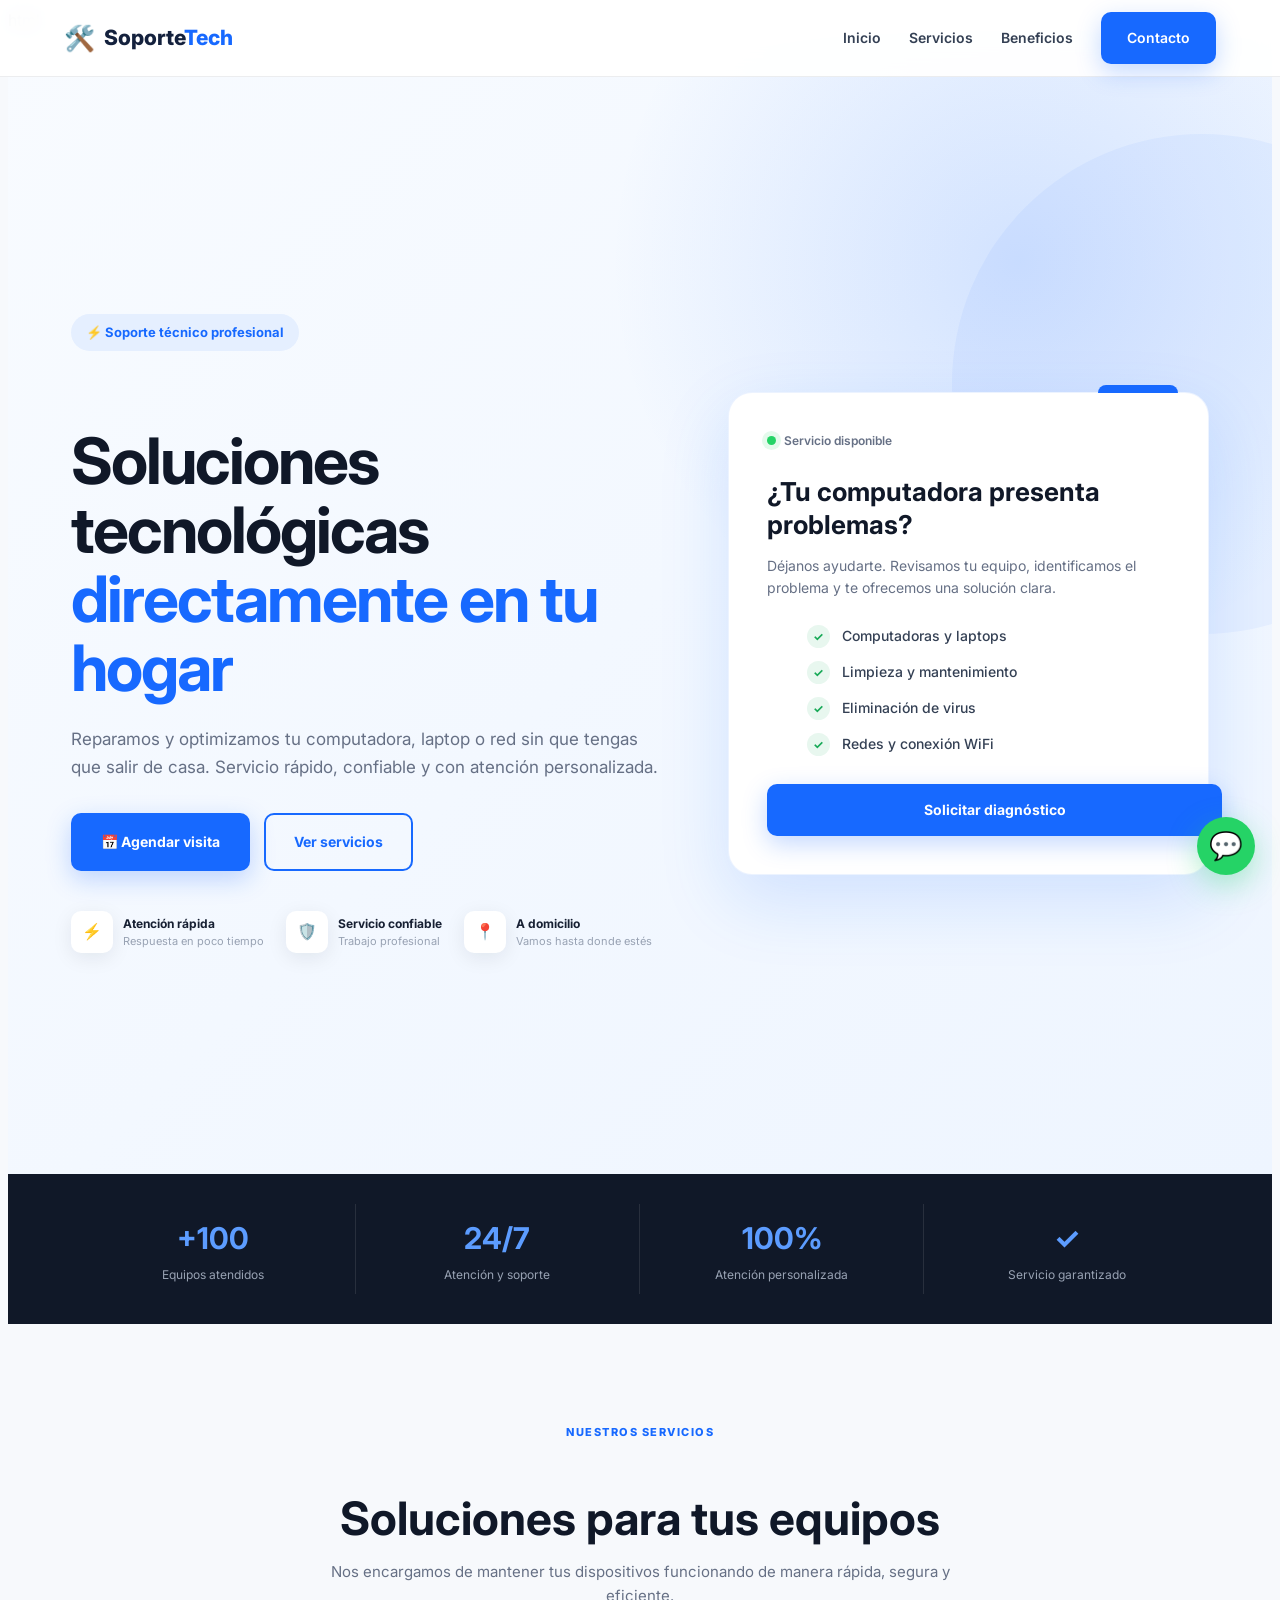
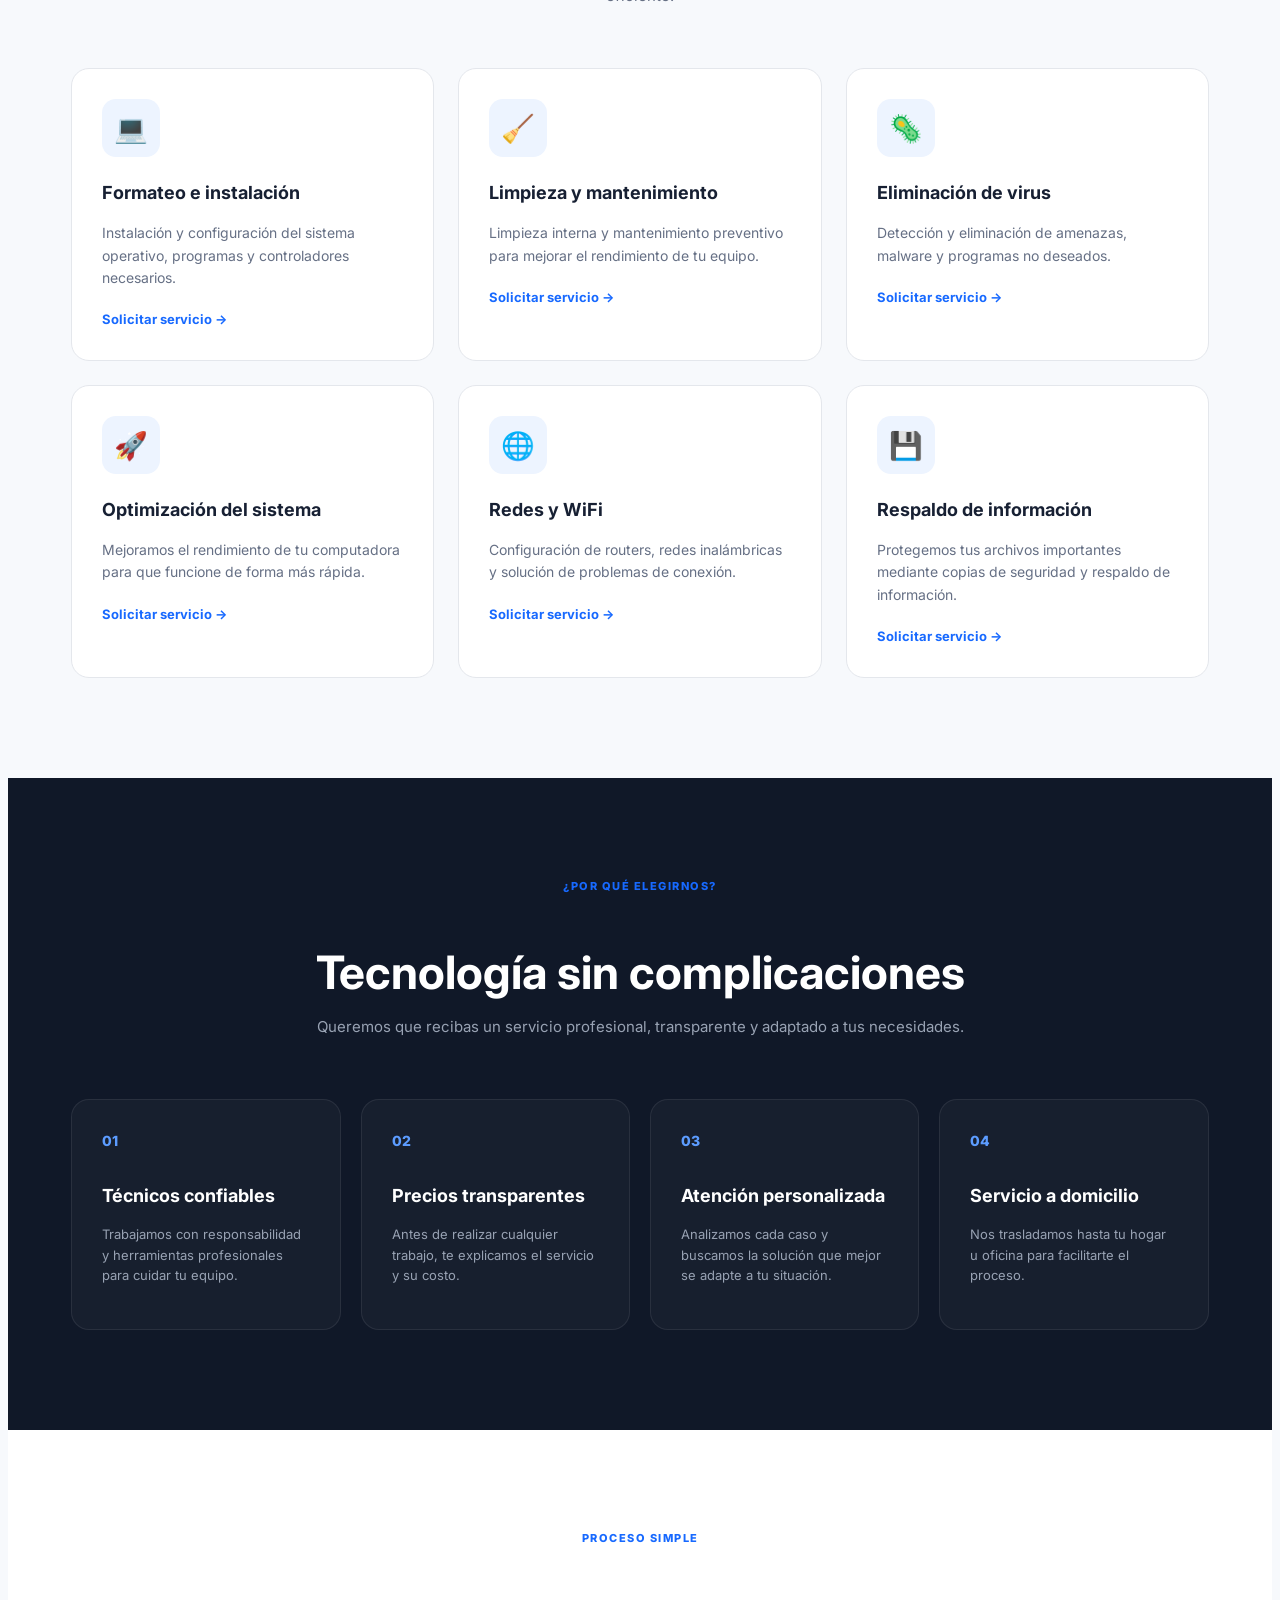
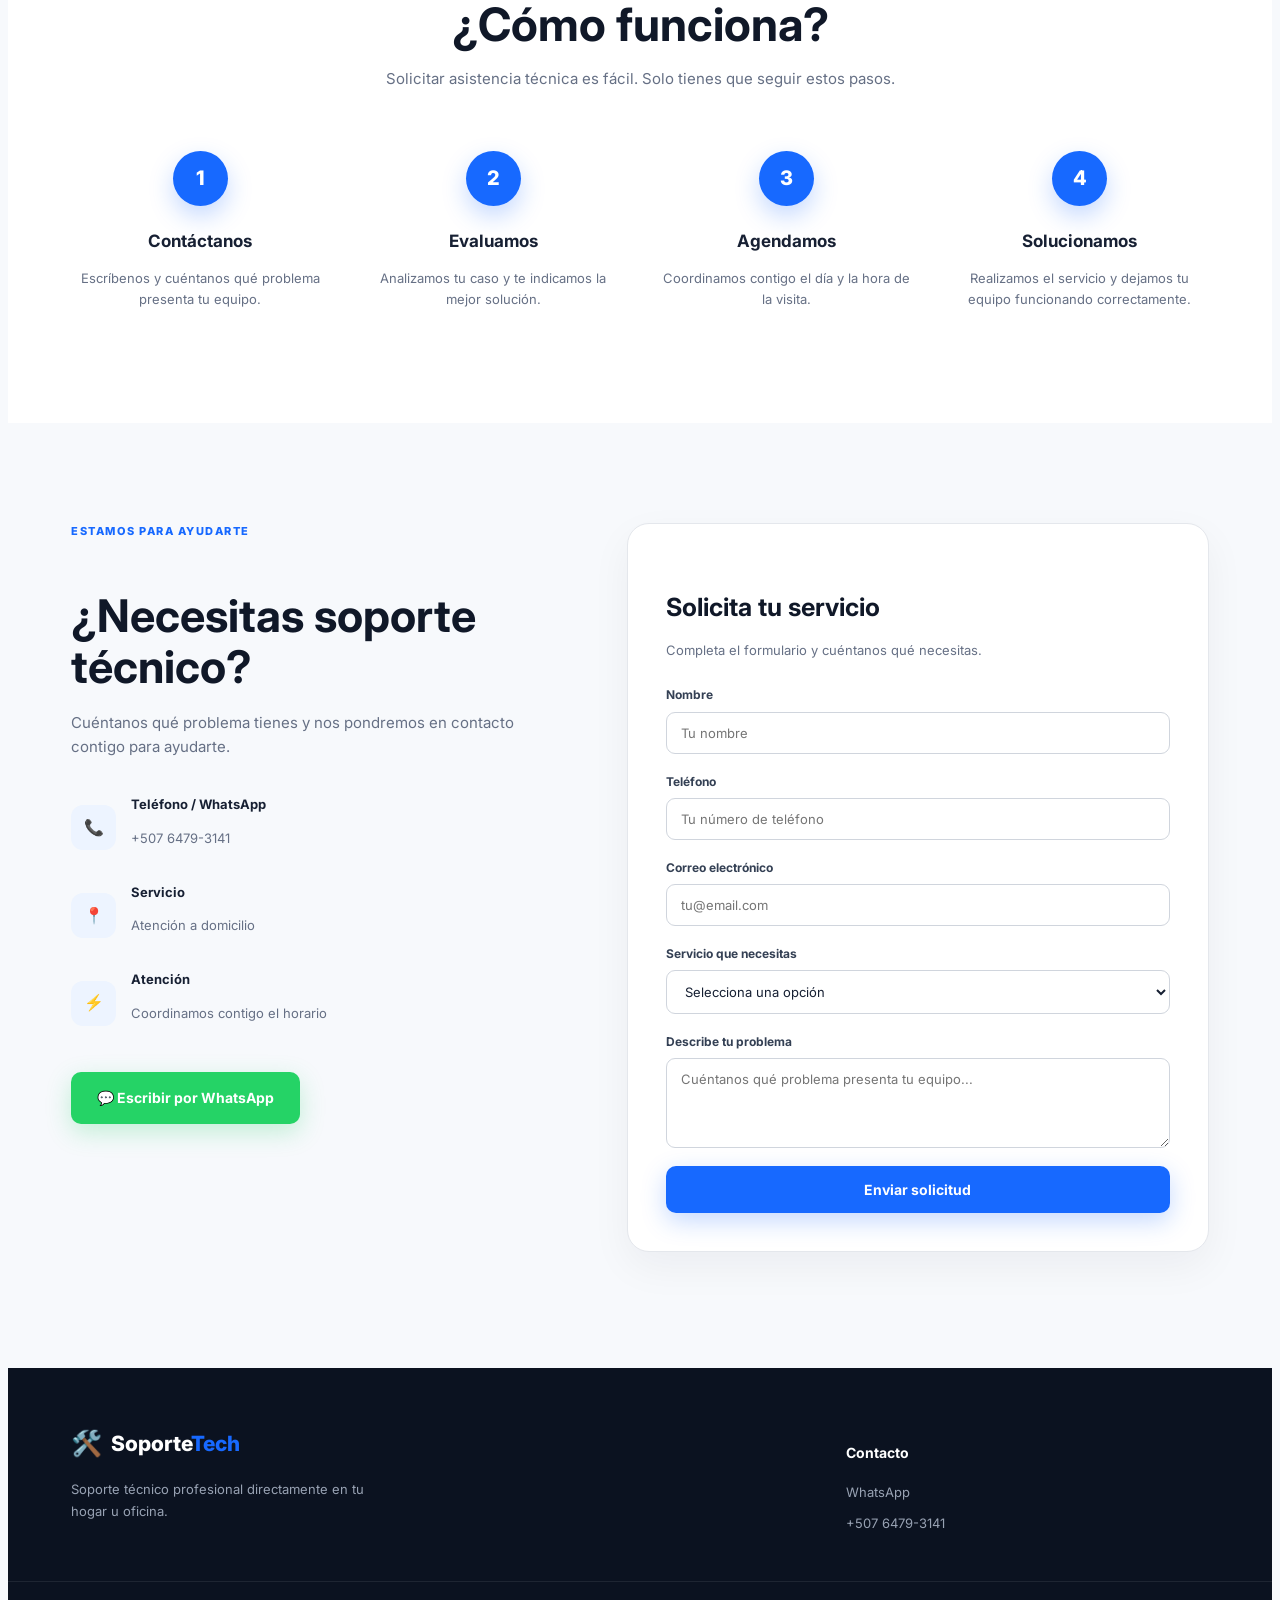
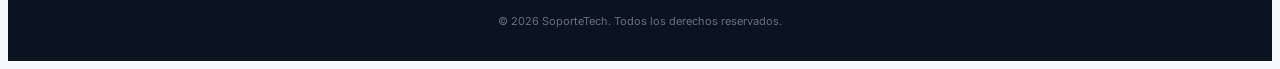
<file: index.html>
html
<!DOCTYPE html>
<html lang="es">

<head>

  <meta charset="UTF-8">

  <meta name="viewport" content="width=device-width, initial-scale=1.0">

  <title>SoporteTech | Soporte Técnico a Domicilio</title>

  <meta
    name="description"
    content="Soporte técnico a domicilio para computadoras, laptops, redes y mantenimiento. Atención rápida, profesional y confiable."
  >

  <!-- Google Fonts -->

  <link rel="preconnect" href="https://fonts.googleapis.com">

  <link
    rel="preconnect"
    href="https://fonts.gstatic.com"
    crossorigin
  >

  <link
    href="https://fonts.googleapis.com/css2?family=Inter:wght@300;400;500;600;700;800&display=swap"
    rel="stylesheet"
  >

  <!-- CSS -->

  <link rel="stylesheet" href="style.css">

</head>


<body>


  <!-- =========================
       HEADER
  ========================== -->

  <header class="header">

    <div class="container header-inner">


      <a href="#inicio" class="logo">

        <span class="logo-icon">🛠️</span>

        <span>
          Soporte<span class="logo-highlight">Tech</span>
        </span>

      </a>


      <nav class="nav">

        <a href="#inicio">
          Inicio
        </a>

        <a href="#servicios">
          Servicios
        </a>

        <a href="#beneficios">
          Beneficios
        </a>

        <a href="#contacto" class="btn btn-primary">
          Contacto
        </a>

      </nav>


      <!-- Botón menú móvil -->

      <button
        class="menu-toggle"
        aria-label="Abrir menú"
      >
        ☰
      </button>


    </div>

  </header>



  <!-- =========================
       CONTENIDO PRINCIPAL
  ========================== -->

  <main>


    <!-- =========================
         HERO
    ========================== -->

    <section id="inicio" class="hero">


      <div class="container hero-grid">


        <div class="hero-content">


          <span class="hero-tag">
            ⚡ Soporte técnico profesional
          </span>


          <h1>

            Soluciones tecnológicas

            <span>
              directamente en tu hogar
            </span>

          </h1>


          <p>

            Reparamos y optimizamos tu computadora,
            laptop o red sin que tengas que salir de casa.
            Servicio rápido, confiable y con atención personalizada.

          </p>


          <div class="hero-actions">


            <a
              href="#contacto"
              class="btn btn-primary btn-large"
            >
              📅 Agendar visita
            </a>


            <a
              href="#servicios"
              class="btn btn-outline btn-large"
            >
              Ver servicios
            </a>


          </div>


          <div class="badges">


            <div class="badge">

              <span>
                ⚡
              </span>

              <div>

                <strong>
                  Atención rápida
                </strong>

                <small>
                  Respuesta en poco tiempo
                </small>

              </div>

            </div>


            <div class="badge">

              <span>
                🛡️
              </span>

              <div>

                <strong>
                  Servicio confiable
                </strong>

                <small>
                  Trabajo profesional
                </small>

              </div>

            </div>


            <div class="badge">

              <span>
                📍
              </span>

              <div>

                <strong>
                  A domicilio
                </strong>

                <small>
                  Vamos hasta donde estés
                </small>

              </div>

            </div>


          </div>


        </div>



        <!-- TARJETA HERO -->

        <div class="hero-card-wrapper">


          <div class="hero-card">


            <div class="hero-card-header">

              <span class="status-dot"></span>

              <span>
                Servicio disponible
              </span>

            </div>


            <h3>
              ¿Tu computadora presenta problemas?
            </h3>


            <p>

              Déjanos ayudarte.
              Revisamos tu equipo, identificamos el problema
              y te ofrecemos una solución clara.

            </p>


            <ul class="hero-list">


              <li>

                <span>
                  ✓
                </span>

                Computadoras y laptops

              </li>


              <li>

                <span>
                  ✓
                </span>

                Limpieza y mantenimiento

              </li>


              <li>

                <span>
                  ✓
                </span>

                Eliminación de virus

              </li>


              <li>

                <span>
                  ✓
                </span>

                Redes y conexión WiFi

              </li>


            </ul>


            <a
              href="#contacto"
              class="btn btn-primary full"
            >
              Solicitar diagnóstico
            </a>


          </div>


        </div>


      </div>


    </section>



    <!-- =========================
         ESTADÍSTICAS
    ========================== -->

    <section class="stats">


      <div class="container stats-grid">


        <div class="stat">

          <strong>
            +100
          </strong>

          <span>
            Equipos atendidos
          </span>

        </div>


        <div class="stat">

          <strong>
            24/7
          </strong>

          <span>
            Atención y soporte
          </span>

        </div>


        <div class="stat">

          <strong>
            100%
          </strong>

          <span>
            Atención personalizada
          </span>

        </div>


        <div class="stat">

          <strong>
            ✓
          </strong>

          <span>
            Servicio garantizado
          </span>

        </div>


      </div>


    </section>



    <!-- =========================
         SERVICIOS
    ========================== -->

    <section
      id="servicios"
      class="section"
    >


      <div class="container">


        <div class="section-heading">


          <span class="section-tag">
            NUESTROS SERVICIOS
          </span>


          <h2>
            Soluciones para tus equipos
          </h2>


          <p>

            Nos encargamos de mantener tus dispositivos
            funcionando de manera rápida, segura y eficiente.

          </p>


        </div>



        <div class="services-grid">


          <div class="service-card">

            <div class="service-icon">
              💻
            </div>

            <h3>
              Formateo e instalación
            </h3>

            <p>

              Instalación y configuración del sistema operativo,
              programas y controladores necesarios.

            </p>

            <a href="#contacto">
              Solicitar servicio →
            </a>

          </div>



          <div class="service-card">

            <div class="service-icon">
              🧹
            </div>

            <h3>
              Limpieza y mantenimiento
            </h3>

            <p>

              Limpieza interna y mantenimiento preventivo
              para mejorar el rendimiento de tu equipo.

            </p>

            <a href="#contacto">
              Solicitar servicio →
            </a>

          </div>



          <div class="service-card">

            <div class="service-icon">
              🦠
            </div>

            <h3>
              Eliminación de virus
            </h3>

            <p>

              Detección y eliminación de amenazas,
              malware y programas no deseados.

            </p>

            <a href="#contacto">
              Solicitar servicio →
            </a>

          </div>



          <div class="service-card">

            <div class="service-icon">
              🚀
            </div>

            <h3>
              Optimización del sistema
            </h3>

            <p>

              Mejoramos el rendimiento de tu computadora
              para que funcione de forma más rápida.

            </p>

            <a href="#contacto">
              Solicitar servicio →
            </a>

          </div>



          <div class="service-card">

            <div class="service-icon">
              🌐
            </div>

            <h3>
              Redes y WiFi
            </h3>

            <p>

              Configuración de routers, redes inalámbricas
              y solución de problemas de conexión.

            </p>

            <a href="#contacto">
              Solicitar servicio →
            </a>

          </div>



          <div class="service-card">

            <div class="service-icon">
              💾
            </div>

            <h3>
              Respaldo de información
            </h3>

            <p>

              Protegemos tus archivos importantes mediante
              copias de seguridad y respaldo de información.

            </p>

            <a href="#contacto">
              Solicitar servicio →
            </a>

          </div>


        </div>


      </div>


    </section>



    <!-- =========================
         BENEFICIOS
    ========================== -->

    <section
      id="beneficios"
      class="section section-dark"
    >


      <div class="container">


        <div class="section-heading light">


          <span class="section-tag">
            ¿POR QUÉ ELEGIRNOS?
          </span>


          <h2>
            Tecnología sin complicaciones
          </h2>


          <p>

            Queremos que recibas un servicio profesional,
            transparente y adaptado a tus necesidades.

          </p>


        </div>



        <div class="benefits-grid">


          <div class="benefit-card">

            <div class="benefit-number">
              01
            </div>

            <h3>
              Técnicos confiables
            </h3>

            <p>

              Trabajamos con responsabilidad y herramientas
              profesionales para cuidar tu equipo.

            </p>

          </div>



          <div class="benefit-card">

            <div class="benefit-number">
              02
            </div>

            <h3>
              Precios transparentes
            </h3>

            <p>

              Antes de realizar cualquier trabajo,
              te explicamos el servicio y su costo.

            </p>

          </div>



          <div class="benefit-card">

            <div class="benefit-number">
              03
            </div>

            <h3>
              Atención personalizada
            </h3>

            <p>

              Analizamos cada caso y buscamos la solución
              que mejor se adapte a tu situación.

            </p>

          </div>



          <div class="benefit-card">

            <div class="benefit-number">
              04
            </div>

            <h3>
              Servicio a domicilio
            </h3>

            <p>

              Nos trasladamos hasta tu hogar u oficina
              para facilitarte el proceso.

            </p>

          </div>


        </div>


      </div>


    </section>



    <!-- =========================
         CÓMO FUNCIONA
    ========================== -->

    <section class="section how-section">


      <div class="container">


        <div class="section-heading">


          <span class="section-tag">
            PROCESO SIMPLE
          </span>


          <h2>
            ¿Cómo funciona?
          </h2>


          <p>

            Solicitar asistencia técnica es fácil.
            Solo tienes que seguir estos pasos.

          </p>


        </div>



        <div class="steps-grid">


          <div class="step">

            <span class="step-number">
              1
            </span>

            <h3>
              Contáctanos
            </h3>

            <p>

              Escríbenos y cuéntanos qué problema
              presenta tu equipo.

            </p>

          </div>



          <div class="step">

            <span class="step-number">
              2
            </span>

            <h3>
              Evaluamos
            </h3>

            <p>

              Analizamos tu caso y te indicamos
              la mejor solución.

            </p>

          </div>



          <div class="step">

            <span class="step-number">
              3
            </span>

            <h3>
              Agendamos
            </h3>

            <p>

              Coordinamos contigo el día y la hora
              de la visita.

            </p>

          </div>



          <div class="step">

            <span class="step-number">
              4
            </span>

            <h3>
              Solucionamos
            </h3>

            <p>

              Realizamos el servicio y dejamos
              tu equipo funcionando correctamente.

            </p>

          </div>


        </div>


      </div>


    </section>



    <!-- =========================
         CONTACTO
    ========================== -->

    <section
      id="contacto"
      class="section contact-section"
    >


      <div class="container contact-grid">


        <div class="contact-info">


          <span class="section-tag">
            ESTAMOS PARA AYUDARTE
          </span>


          <h2>
            ¿Necesitas soporte técnico?
          </h2>


          <p>

            Cuéntanos qué problema tienes y nos pondremos
            en contacto contigo para ayudarte.

          </p>



          <div class="contact-items">


            <div class="contact-item">

              <span>
                📞
              </span>

              <div>

                <strong>
                  Teléfono / WhatsApp
                </strong>

                <p>
                  +507 6479-3141
                </p>

              </div>

            </div>



            <div class="contact-item">

              <span>
                📍
              </span>

              <div>

                <strong>
                  Servicio
                </strong>

                <p>
                  Atención a domicilio
                </p>

              </div>

            </div>



            <div class="contact-item">

              <span>
                ⚡
              </span>

              <div>

                <strong>
                  Atención
                </strong>

                <p>
                  Coordinamos contigo el horario
                </p>

              </div>

            </div>


          </div>



          <a
            href="https://wa.me/50764793141"
            target="_blank"
            class="btn btn-whatsapp"
          >
            💬 Escribir por WhatsApp
          </a>


        </div>



        <!-- FORMULARIO -->


        <form
          class="contact-form"
          id="contactForm"
        >


          <h3>
            Solicita tu servicio
          </h3>


          <p>

            Completa el formulario y cuéntanos
            qué necesitas.

          </p>



          <div class="form-group">


            <label for="nombre">
              Nombre
            </label>


            <input
              type="text"
              id="nombre"
              name="nombre"
              placeholder="Tu nombre"
              required
            >


          </div>



          <div class="form-group">


            <label for="telefono">
              Teléfono
            </label>


            <input
              type="tel"
              id="telefono"
              name="telefono"
              placeholder="Tu número de teléfono"
              required
            >


          </div>



          <div class="form-group">


            <label for="correo">
              Correo electrónico
            </label>


            <input
              type="email"
              id="correo"
              name="correo"
              placeholder="tu@email.com"
            >


          </div>



          <div class="form-group">


            <label for="servicio">
              Servicio que necesitas
            </label>


            <select
              id="servicio"
              name="servicio"
            >


              <option value="">
                Selecciona una opción
              </option>


              <option>
                Formateo e instalación
              </option>


              <option>
                Limpieza y mantenimiento
              </option>


              <option>
                Eliminación de virus
              </option>


              <option>
                Optimización
              </option>


              <option>
                Redes y WiFi
              </option>


              <option>
                Respaldo de información
              </option>


              <option>
                Otro
              </option>


            </select>


          </div>



          <div class="form-group">


            <label for="mensaje">
              Describe tu problema
            </label>


            <textarea
              id="mensaje"
              name="mensaje"
              rows="4"
              placeholder="Cuéntanos qué problema presenta tu equipo..."
            ></textarea>


          </div>



          <button
            type="submit"
            class="btn btn-primary full"
          >
            Enviar solicitud
          </button>


        </form>


      </div>


    </section>


  </main>



  <!-- =========================
       WHATSAPP FLOTANTE
  ========================== -->


  <a
    href="https://wa.me/50764793141"
    target="_blank"
    class="whatsapp-float"
    aria-label="Contactar por WhatsApp"
  >
    💬
  </a>



  <!-- =========================
       FOOTER
  ========================== -->


  <footer class="footer">


    <div class="container footer-inner">


      <div>


        <a
          href="#inicio"
          class="logo footer-logo"
        >

          <span class="logo-icon">
            🛠️
          </span>

          <span>
            Soporte<span class="logo-highlight">Tech</span>
          </span>

        </a>


        <p>

          Soporte técnico profesional directamente
          en tu hogar u oficina.

        </p>


      </div>



      <div class="footer-links">


        <h4>
          Contacto
        </h4>


        <a
          href="https://wa.me/50764793141"
          target="_blank"
        >
          WhatsApp
        </a>


        <a href="tel:+50764793141">
          +507 6479-3141
        </a>


      </div>


    </div>



    <div class="footer-bottom">


      <div class="container">


        <p>
          © 2026 SoporteTech. Todos los derechos reservados.
        </p>


      </div>


    </div>


  </footer>



  <!-- JAVASCRIPT -->

  <script src="script.js"></script>


</body>

</html>
</file>
<file: style.css>
css
/* =========================================
   SOPORTETECH - STYLE.CSS
   Diseño moderno y responsive
========================================= */


/* =========================================
   RESET
========================================= */

* {
  margin: 0;
  padding: 0;
  box-sizing: border-box;
}

html {
  scroll-behavior: smooth;
  scroll-padding-top: 80px;
}

body {
  font-family: 'Inter', sans-serif;
  background: #f7f9fc;
  color: #172033;
  line-height: 1.6;
  overflow-x: hidden;
}

a {
  text-decoration: none;
  color: inherit;
}

button,
input,
textarea,
select {
  font-family: inherit;
}

button {
  cursor: pointer;
}

.container {
  width: min(1180px, 90%);
  margin: 0 auto;
}


/* =========================================
   BOTONES
========================================= */

.btn {
  display: inline-flex;
  align-items: center;
  justify-content: center;
  gap: 8px;
  padding: 13px 24px;
  border-radius: 10px;
  font-size: 14px;
  font-weight: 700;
  border: 2px solid transparent;
  transition: all 0.3s ease;
  cursor: pointer;
}

.btn-primary {
  background: #1769ff;
  color: #ffffff;
  box-shadow: 0 8px 25px rgba(23, 105, 255, 0.25);
}

.btn-primary:hover {
  background: #0d55d9;
  transform: translateY(-3px);
  box-shadow: 0 12px 30px rgba(23, 105, 255, 0.35);
}

.btn-outline {
  border-color: #1769ff;
  color: #1769ff;
  background: transparent;
}

.btn-outline:hover {
  background: #1769ff;
  color: #ffffff;
  transform: translateY(-3px);
}

.btn-large {
  padding: 16px 28px;
}

.btn-whatsapp {
  background: #25d366;
  color: #ffffff;
  box-shadow: 0 8px 25px rgba(37, 211, 102, 0.25);
}

.btn-whatsapp:hover {
  background: #1ebe5d;
  transform: translateY(-3px);
}

.full {
  width: 100%;
}


/* =========================================
   HEADER
========================================= */

.header {
  position: fixed;
  top: 0;
  left: 0;
  width: 100%;
  height: 76px;
  background: rgba(255, 255, 255, 0.94);
  backdrop-filter: blur(12px);
  border-bottom: 1px solid rgba(20, 35, 60, 0.08);
  z-index: 1000;
  transition: all 0.3s ease;
}

.header.scrolled {
  box-shadow: 0 5px 25px rgba(0, 0, 0, 0.08);
}

.header-inner {
  height: 100%;
  display: flex;
  align-items: center;
  justify-content: space-between;
}

.logo {
  display: flex;
  align-items: center;
  gap: 9px;
  font-size: 21px;
  font-weight: 800;
  color: #14213d;
}

.logo-icon {
  font-size: 25px;
}

.logo-highlight {
  color: #1769ff;
}

.nav {
  display: flex;
  align-items: center;
  gap: 28px;
}

.nav a {
  font-size: 14px;
  font-weight: 600;
  color: #344054;
  transition: color 0.3s ease;
}

.nav a:hover {
  color: #1769ff;
}

.nav .btn-primary {
  color: #ffffff;
}

.menu-toggle {
  display: none;
  border: none;
  background: transparent;
  font-size: 28px;
  color: #172033;
}


/* =========================================
   HERO
========================================= */

.hero {
  min-height: 100vh;
  padding: 150px 0 90px;
  display: flex;
  align-items: center;
  background:
    radial-gradient(
      circle at 80% 20%,
      rgba(23, 105, 255, 0.15),
      transparent 30%
    ),
    linear-gradient(
      135deg,
      #f8fbff 0%,
      #eef5ff 100%
    );
  position: relative;
  overflow: hidden;
}

.hero::before {
  content: "";
  position: absolute;
  width: 500px;
  height: 500px;
  border-radius: 50%;
  background: rgba(23, 105, 255, 0.05);
  right: -180px;
  top: 100px;
}

.hero-grid {
  display: grid;
  grid-template-columns: 1.1fr 0.9fr;
  gap: 70px;
  align-items: center;
  position: relative;
  z-index: 1;
}

.hero-tag {
  display: inline-block;
  padding: 8px 15px;
  border-radius: 30px;
  background: #e5efff;
  color: #1769ff;
  font-size: 13px;
  font-weight: 700;
  margin-bottom: 22px;
}

.hero h1 {
  font-size: clamp(42px, 5vw, 68px);
  line-height: 1.08;
  letter-spacing: -2px;
  color: #101828;
  margin-bottom: 24px;
}

.hero h1 span {
  color: #1769ff;
  display: block;
}

.hero-content > p {
  max-width: 600px;
  color: #667085;
  font-size: 17px;
  margin-bottom: 32px;
}

.hero-actions {
  display: flex;
  gap: 14px;
  flex-wrap: wrap;
  margin-bottom: 40px;
}


/* =========================================
   BADGES HERO
========================================= */

.badges {
  display: flex;
  flex-wrap: wrap;
  gap: 22px;
}

.badge {
  display: flex;
  align-items: center;
  gap: 10px;
}

.badge > span {
  width: 42px;
  height: 42px;
  border-radius: 10px;
  display: flex;
  align-items: center;
  justify-content: center;
  background: #ffffff;
  box-shadow: 0 5px 20px rgba(16, 24, 40, 0.08);
}

.badge div {
  display: flex;
  flex-direction: column;
}

.badge strong {
  font-size: 12px;
  color: #172033;
}

.badge small {
  font-size: 11px;
  color: #98a2b3;
}


/* =========================================
   HERO CARD
========================================= */

.hero-card-wrapper {
  display: flex;
  justify-content: center;
}

.hero-card {
  width: 100%;
  max-width: 430px;
  background: #ffffff;
  border-radius: 24px;
  padding: 38px;
  box-shadow: 0 25px 70px rgba(23, 105, 255, 0.15);
  border: 1px solid rgba(23, 105, 255, 0.08);
  position: relative;
}

.hero-card::before {
  content: "";
  position: absolute;
  top: -8px;
  right: 30px;
  width: 80px;
  height: 8px;
  background: #1769ff;
  border-radius: 10px 10px 0 0;
}

.hero-card-header {
  display: flex;
  align-items: center;
  gap: 8px;
  color: #667085;
  font-size: 12px;
  font-weight: 600;
  margin-bottom: 24px;
}

.status-dot {
  width: 9px;
  height: 9px;
  background: #25d366;
  border-radius: 50%;
  box-shadow: 0 0 0 5px rgba(37, 211, 102, 0.12);
}

.hero-card h3 {
  font-size: 26px;
  line-height: 1.25;
  margin-bottom: 14px;
  color: #101828;
}

.hero-card > p {
  color: #667085;
  font-size: 14px;
  margin-bottom: 25px;
}

.hero-list {
  list-style: none;
  margin-bottom: 28px;
}

.hero-list li {
  display: flex;
  align-items: center;
  gap: 12px;
  margin-bottom: 13px;
  color: #344054;
  font-size: 14px;
  font-weight: 500;
}

.hero-list li span {
  width: 23px;
  height: 23px;
  display: flex;
  align-items: center;
  justify-content: center;
  background: #e8f7ef;
  color: #18a957;
  border-radius: 50%;
  font-size: 12px;
  font-weight: bold;
}


/* =========================================
   ESTADÍSTICAS
========================================= */

.stats {
  background: #101828;
  padding: 30px 0;
}

.stats-grid {
  display: grid;
  grid-template-columns: repeat(4, 1fr);
}

.stat {
  text-align: center;
  color: #ffffff;
  padding: 10px;
  border-right: 1px solid rgba(255, 255, 255, 0.1);
}

.stat:last-child {
  border-right: none;
}

.stat strong {
  display: block;
  font-size: 30px;
  color: #5c9cff;
  margin-bottom: 3px;
}

.stat span {
  font-size: 12px;
  color: #98a2b3;
}


/* =========================================
   SECCIONES
========================================= */

.section {
  padding: 100px 0;
}

.section-heading {
  text-align: center;
  max-width: 650px;
  margin: 0 auto 60px;
}

.section-tag {
  display: inline-block;
  color: #1769ff;
  font-size: 11px;
  font-weight: 800;
  letter-spacing: 1.5px;
  margin-bottom: 12px;
}

.section-heading h2 {
  font-size: clamp(32px, 4vw, 46px);
  line-height: 1.15;
  color: #101828;
  margin-bottom: 16px;
}

.section-heading p {
  color: #667085;
  font-size: 15px;
}

.section-heading.light h2 {
  color: #ffffff;
}

.section-heading.light p {
  color: #98a2b3;
}


/* =========================================
   SERVICIOS
========================================= */

.services-grid {
  display: grid;
  grid-template-columns: repeat(3, 1fr);
  gap: 24px;
}

.service-card {
  background: #ffffff;
  border: 1px solid #e4e7ec;
  border-radius: 18px;
  padding: 30px;
  transition: all 0.35s ease;
}

.service-card:hover {
  transform: translateY(-8px);
  border-color: #b7d1ff;
  box-shadow: 0 20px 40px rgba(23, 105, 255, 0.1);
}

.service-icon {
  width: 58px;
  height: 58px;
  display: flex;
  align-items: center;
  justify-content: center;
  background: #edf4ff;
  border-radius: 14px;
  font-size: 27px;
  margin-bottom: 22px;
}

.service-card h3 {
  font-size: 18px;
  margin-bottom: 12px;
  color: #172033;
}

.service-card p {
  font-size: 14px;
  color: #667085;
  margin-bottom: 20px;
}

.service-card a {
  font-size: 13px;
  color: #1769ff;
  font-weight: 700;
}


/* =========================================
   BENEFICIOS
========================================= */

.section-dark {
  background: #101828;
}

.benefits-grid {
  display: grid;
  grid-template-columns: repeat(4, 1fr);
  gap: 20px;
}

.benefit-card {
  padding: 30px;
  border: 1px solid rgba(255, 255, 255, 0.08);
  border-radius: 18px;
  background: rgba(255, 255, 255, 0.03);
  transition: all 0.3s ease;
}

.benefit-card:hover {
  transform: translateY(-5px);
  background: rgba(255, 255, 255, 0.06);
}

.benefit-number {
  color: #5c9cff;
  font-size: 14px;
  font-weight: 800;
  margin-bottom: 30px;
}

.benefit-card h3 {
  color: #ffffff;
  font-size: 18px;
  margin-bottom: 12px;
}

.benefit-card p {
  color: #98a2b3;
  font-size: 13px;
}


/* =========================================
   CÓMO FUNCIONA
========================================= */

.how-section {
  background: #ffffff;
}

.steps-grid {
  display: grid;
  grid-template-columns: repeat(4, 1fr);
  gap: 35px;
}

.step {
  position: relative;
  text-align: center;
}

.step-number {
  width: 55px;
  height: 55px;
  margin: 0 auto 22px;
  display: flex;
  align-items: center;
  justify-content: center;
  background: #1769ff;
  color: #ffffff;
  font-size: 20px;
  font-weight: 800;
  border-radius: 50%;
  box-shadow: 0 10px 25px rgba(23, 105, 255, 0.25);
}

.step h3 {
  font-size: 17px;
  margin-bottom: 10px;
}

.step p {
  font-size: 13px;
  color: #667085;
}


/* =========================================
   CONTACTO
========================================= */

.contact-section {
  background: #f7f9fc;
}

.contact-grid {
  display: grid;
  grid-template-columns: 0.9fr 1.1fr;
  gap: 80px;
  align-items: start;
}

.contact-info h2 {
  font-size: clamp(32px, 4vw, 45px);
  line-height: 1.15;
  margin-bottom: 18px;
  color: #101828;
}

.contact-info > p {
  color: #667085;
  font-size: 15px;
  margin-bottom: 35px;
  max-width: 500px;
}

.contact-items {
  margin-bottom: 35px;
}

.contact-item {
  display: flex;
  align-items: center;
  gap: 15px;
  margin-bottom: 20px;
}

.contact-item > span {
  width: 45px;
  height: 45px;
  background: #edf4ff;
  border-radius: 12px;
  display: flex;
  align-items: center;
  justify-content: center;
}

.contact-item strong {
  font-size: 13px;
  display: block;
}

.contact-item p {
  font-size: 13px;
  color: #667085;
}


/* =========================================
   FORMULARIO
========================================= */

.contact-form {
  background: #ffffff;
  padding: 38px;
  border-radius: 22px;
  border: 1px solid #e4e7ec;
  box-shadow: 0 15px 40px rgba(16, 24, 40, 0.05);
}

.contact-form h3 {
  font-size: 25px;
  margin-bottom: 6px;
  color: #101828;
}

.contact-form > p {
  color: #667085;
  font-size: 13px;
  margin-bottom: 25px;
}

.form-group {
  margin-bottom: 18px;
}

.form-group label {
  display: block;
  font-size: 12px;
  font-weight: 700;
  margin-bottom: 7px;
  color: #344054;
}

.form-group input,
.form-group textarea,
.form-group select {
  width: 100%;
  border: 1px solid #d0d5dd;
  background: #ffffff;
  border-radius: 9px;
  padding: 12px 14px;
  font-size: 13px;
  color: #172033;
  outline: none;
  transition: all 0.3s ease;
}

.form-group input:focus,
.form-group textarea:focus,
.form-group select:focus {
  border-color: #1769ff;
  box-shadow: 0 0 0 4px rgba(23, 105, 255, 0.1);
}

.form-group textarea {
  resize: vertical;
}


/* =========================================
   FOOTER
========================================= */

.footer {
  background: #0b1220;
  color: #ffffff;
  padding-top: 55px;
}

.footer-inner {
  display: grid;
  grid-template-columns: 2fr 1fr;
  gap: 50px;
  padding-bottom: 45px;
}

.footer-logo {
  color: #ffffff;
  margin-bottom: 15px;
}

.footer-inner > div:first-child p {
  max-width: 330px;
  color: #98a2b3;
  font-size: 13px;
  line-height: 1.7;
}

.footer-links {
  display: flex;
  flex-direction: column;
  gap: 10px;
}

.footer-links h4 {
  font-size: 14px;
  margin-bottom: 8px;
}

.footer-links a {
  color: #98a2b3;
  font-size: 13px;
  transition: color 0.3s ease;
}

.footer-links a:hover {
  color: #5c9cff;
}

.footer-bottom {
  border-top: 1px solid rgba(255, 255, 255, 0.08);
  padding: 20px 0;
}

.footer-bottom p {
  color: #667085;
  font-size: 11px;
  text-align: center;
}


/* =========================================
   WHATSAPP FLOTANTE
========================================= */

.whatsapp-float {
  position: fixed;
  right: 25px;
  bottom: 25px;
  width: 58px;
  height: 58px;
  display: flex;
  align-items: center;
  justify-content: center;
  background: #25d366;
  color: #ffffff;
  font-size: 27px;
  border-radius: 50%;
  box-shadow: 0 10px 30px rgba(37, 211, 102, 0.35);
  z-index: 999;
  transition: all 0.3s ease;
}

.whatsapp-float:hover {
  transform: scale(1.1);
}


/* =========================================
   ANIMACIONES
========================================= */

.reveal {
  opacity: 0;
  transform: translateY(30px);
  transition: all 0.7s ease;
}

.reveal.active {
  opacity: 1;
  transform: translateY(0);
}


/* =========================================
   TABLET
========================================= */

@media (max-width: 900px) {

  .nav {
    position: absolute;
    top: 76px;
    left: 0;
    width: 100%;
    background: #ffffff;
    flex-direction: column;
    align-items: stretch;
    gap: 0;
    padding: 15px 5%;
    box-shadow: 0 15px 30px rgba(0, 0, 0, 0.08);
    display: none;
  }

  .nav.active {
    display: flex;
  }

  .nav a {
    padding: 14px 0;
    border-bottom: 1px solid #f0f2f5;
  }

  .nav .btn {
    margin-top: 10px;
    text-align: center;
  }

  .menu-toggle {
    display: block;
  }

  .hero-grid {
    grid-template-columns: 1fr;
    gap: 50px;
  }

  .hero-content {
    text-align: center;
  }

  .hero-content > p {
    margin-left: auto;
    margin-right: auto;
  }

  .hero-actions {
    justify-content: center;
  }

  .badges {
    justify-content: center;
  }

  .services-grid {
    grid-template-columns: repeat(2, 1fr);
  }

  .benefits-grid {
    grid-template-columns: repeat(2, 1fr);
  }

  .steps-grid {
    grid-template-columns: repeat(2, 1fr);
  }

  .contact-grid {
    grid-template-columns: 1fr;
    gap: 50px;
  }

}


/* =========================================
   MÓVIL
========================================= */

@media (max-width: 600px) {

  .container {
    width: 90%;
  }


  /* HERO */

  .hero {
    padding: 125px 0 70px;
  }

  .hero h1 {
    font-size: 40px;
    letter-spacing: -1.5px;
  }

  .hero-content > p {
    font-size: 15px;
  }

  .hero-actions {
    flex-direction: column;
  }

  .hero-actions .btn {
    width: 100%;
  }

  .badges {
    flex-direction: column;
    align-items: flex-start;
  }

  .hero-card {
    padding: 28px;
  }


  /* ESTADÍSTICAS */

  .stats-grid {
    grid-template-columns: repeat(2, 1fr);
  }

  .stat {
    border-right: none;
    border-bottom: 1px solid rgba(255, 255, 255, 0.1);
    padding: 18px 5px;
  }

  .stat:nth-child(3),
  .stat:nth-child(4) {
    border-bottom: none;
  }


  /* SECCIONES */

  .section {
    padding: 75px 0;
  }


  /* SERVICIOS */

  .services-grid {
    grid-template-columns: 1fr;
  }


  /* BENEFICIOS */

  .benefits-grid {
    grid-template-columns: 1fr;
  }


  /* PASOS */

  .steps-grid {
    grid-template-columns: 1fr;
  }


  /* CONTACTO */

  .contact-form {
    padding: 25px;
  }


  /* FOOTER */

  .footer-inner {
    grid-template-columns: 1fr;
    gap: 35px;
  }


  /* WHATSAPP */

  .whatsapp-float {
    right: 18px;
    bottom: 18px;
    width: 55px;
    height: 55px;
  }

}
</file>
